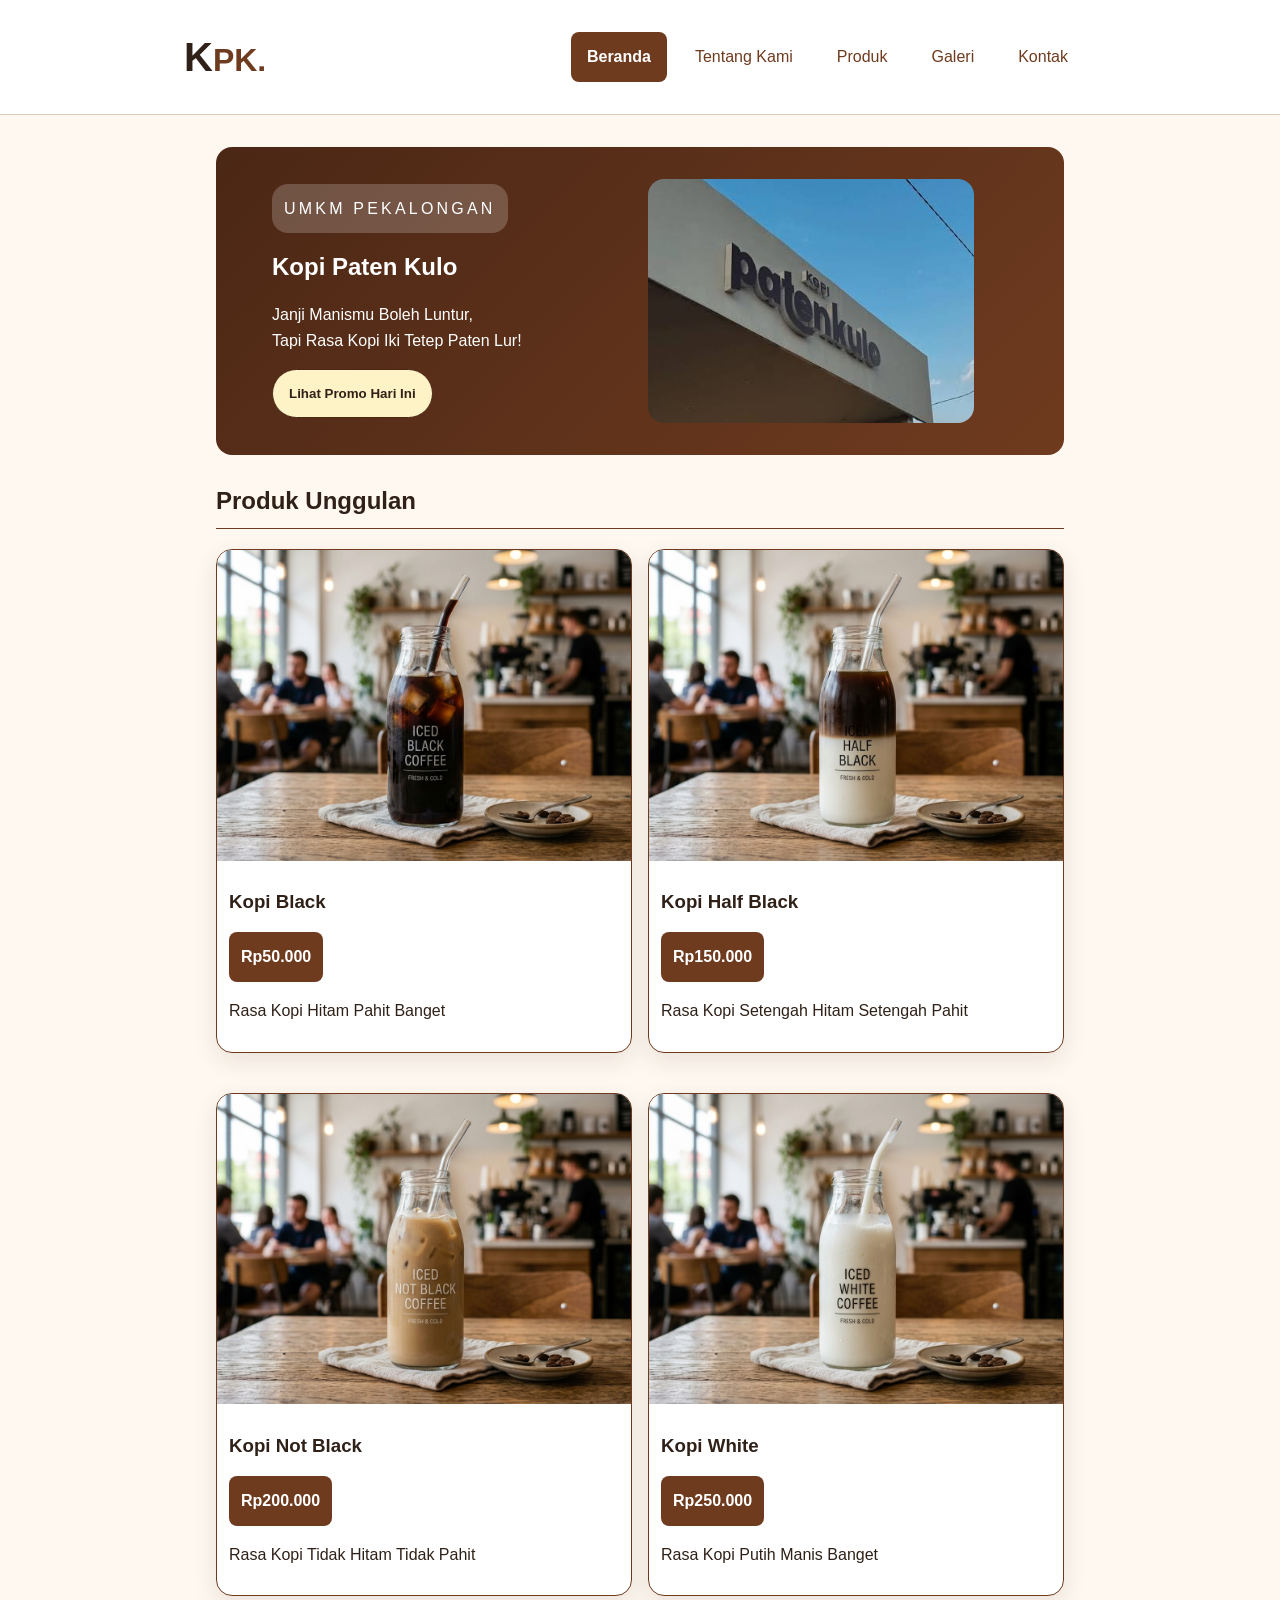
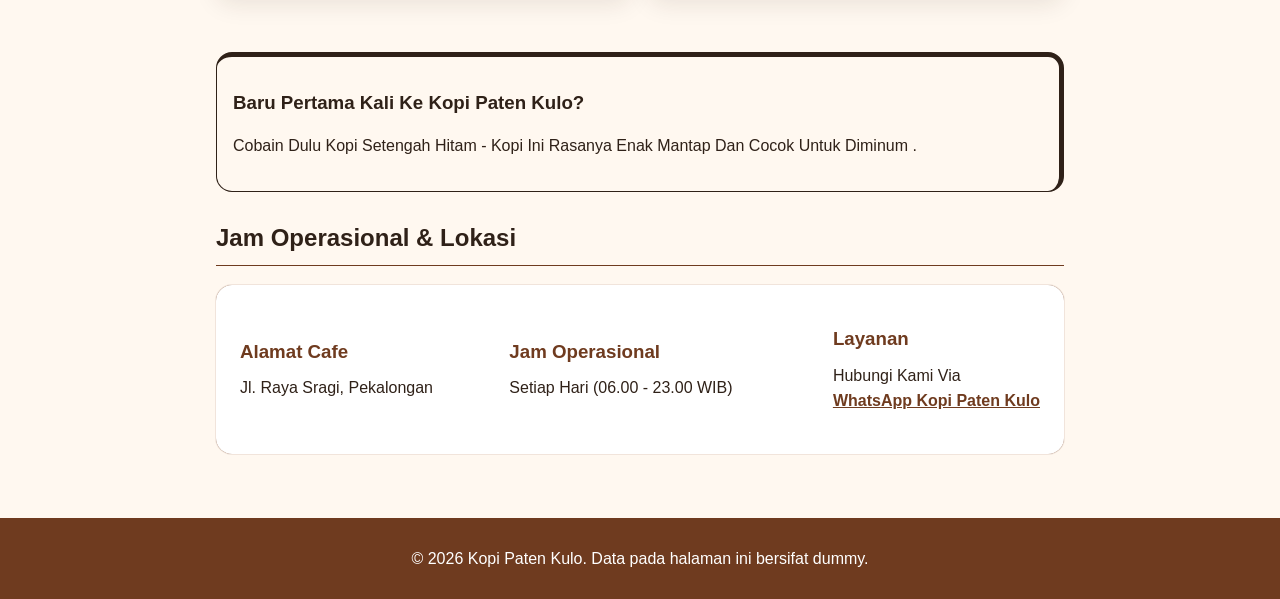
<file: index.html>
<!DOCTYPE html>
<html lang="id">
<head>
    <meta charset="UTF-8">
    <meta name="viewport" content="width=device-width, initial-scale=1.0">
    <title>Kopi Paten Kulo - Website UMKM</title>
    <link rel="stylesheet" href="css/style.css">
</head>
<body id="beranda">
    <a class="skip-link" href="#konten">Lewati ke konten utama</a>
    <header class="site-header">
      <nav class="nav" aria-label="Navigasi utama">
        <a class="brand" href="index.html"><span>K</span>PK.</a>
        <button class="nav-toggle" type="button" aria-label="Buka menu">☰</button>
        <ul id="menu-utama">
          <li><a aria-current="page" href="index.html">Beranda</a></li>
          <li><a href="tentang.html">Tentang Kami</a></li>
          <li><a href="produk.html">Produk</a></li>
          <li><a href="galeri.html">Galeri</a></li>
          <li><a href="kontak.html">Kontak</a></li>
        </ul>
      </nav>
    </header>

    <main class="page" id="konten">
        <section class="hero">
            <div class="hero-content">
            <p class="eyebrow">UMKM Pekalongan</p>
            <h1>Kopi Paten Kulo</h1>
            <p>Janji Manismu Boleh Luntur, <br> Tapi Rasa Kopi Iki Tetep Paten Lur!</p>
            <button id="btn" type="button">Lihat Promo Hari Ini</button>
            </div>
            <img src="assets/images/kopi.jpg" width="640" height="360" alt="Kopi Paten Kulo">
        </section>

<section aria-labelledby="produk-title">
        <h2 id="produk-title">Produk Unggulan</h2>

        <div class="produk-list">
          <figure class="produk-card">
            <img src="assets/images/kopi-hitam.jpg" alt="Kopi Black" />

            <figcaption>
              <h3>Kopi Black</h3>
              <p class="harga">Rp50.000</p>
              <p>Rasa Kopi Hitam Pahit Banget</p>
            </figcaption>
          </figure>

          <figure class="produk-card">
            <img
              src="assets/images/kopi-setengah-hitam.jpg"
              alt="Kopi Half Black"
            />

            <figcaption>
              <h3>Kopi Half Black   </h3>
              <p class="harga">Rp150.000</p>
              <p>Rasa Kopi Setengah Hitam Setengah Pahit</p>
            </figcaption>
          </figure>

          <figure class="produk-card">
            <img src="assets/images/kopi-tidak-hitam.jpg" alt="Kopi Not Black" />

            <figcaption> 
              <h3>Kopi Not Black</h3>
              <p class="harga">Rp200.000</p>
              <p>Rasa Kopi Tidak Hitam Tidak Pahit</p>
            </figcaption>
          </figure>

          <figure class="produk-card">
            <img src="assets/images/kopi-putih.jpg" alt="Kopi White"/>
            <figcaption>
              <h3>Kopi White</h3>
              <p class="harga">Rp250.000</p>
              <p>Rasa Kopi Putih Manis Banget</p>
            </figcaption>
          </figure>
        </div>

</section>

        <aside class="tambahan">
            <h3>Baru Pertama Kali Ke Kopi Paten Kulo?</h3>
            <p>Cobain Dulu Kopi Setengah Hitam - Kopi Ini Rasanya Enak Mantap Dan Cocok Untuk Diminum   .</p>
        </aside>

        <section class="kontak" id="layanan">
            <h2 id="Kontak-title">Jam Operasional & Lokasi</h2>
            <div class="kontak-card">
            <div class="alamat">
                <h3>Alamat Cafe</h3>
                <p>Jl. Raya Sragi, Pekalongan</p>
            </div>
            <div class="jamop">
                <h3>Jam Operasional</h3>
                <p>Setiap Hari (06.00 - 23.00 WIB)</p>
            </div>
            <div class="layanan">
                <h3>Layanan</h3>
                <p>Hubungi Kami Via <br>
                <a href="https://wa.me/6285641363739" target="_blank">
                     WhatsApp Kopi Paten Kulo</a></p>
            </div>
            </div>
        </section>
    </main>
    <footer>
        <p>&copy; 2026 Kopi Paten Kulo. Data pada halaman ini bersifat dummy.</p>
    </footer>
    <script>
      const promoButton = document.querySelector("#btn");
      
      promoButton.addEventListener("click", () => {
        promoButton.textContent = "Promo: Beli 2 gratis 1!";
        console.log("Promo berhasil ditampilkan.");
      });
    </script>
    <script src="js/script.js"></script>
</body>
</html>
</file>
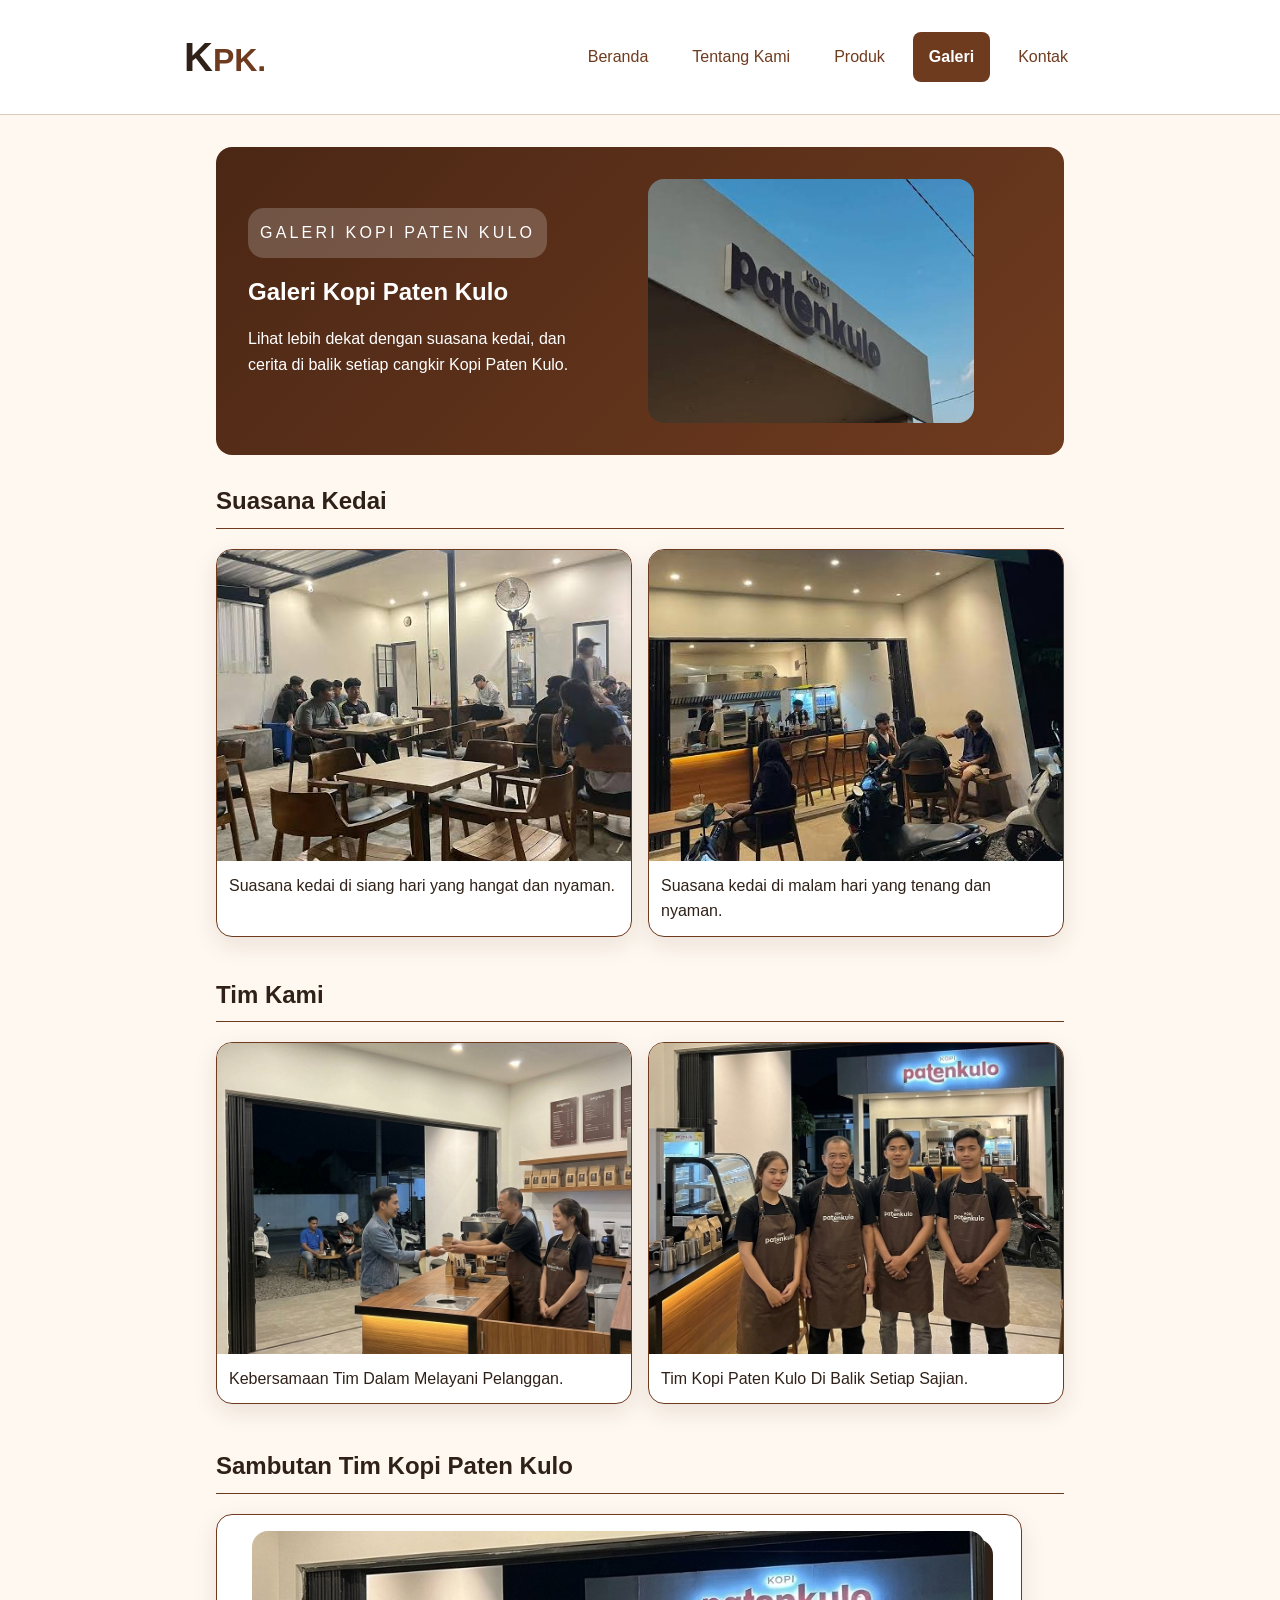
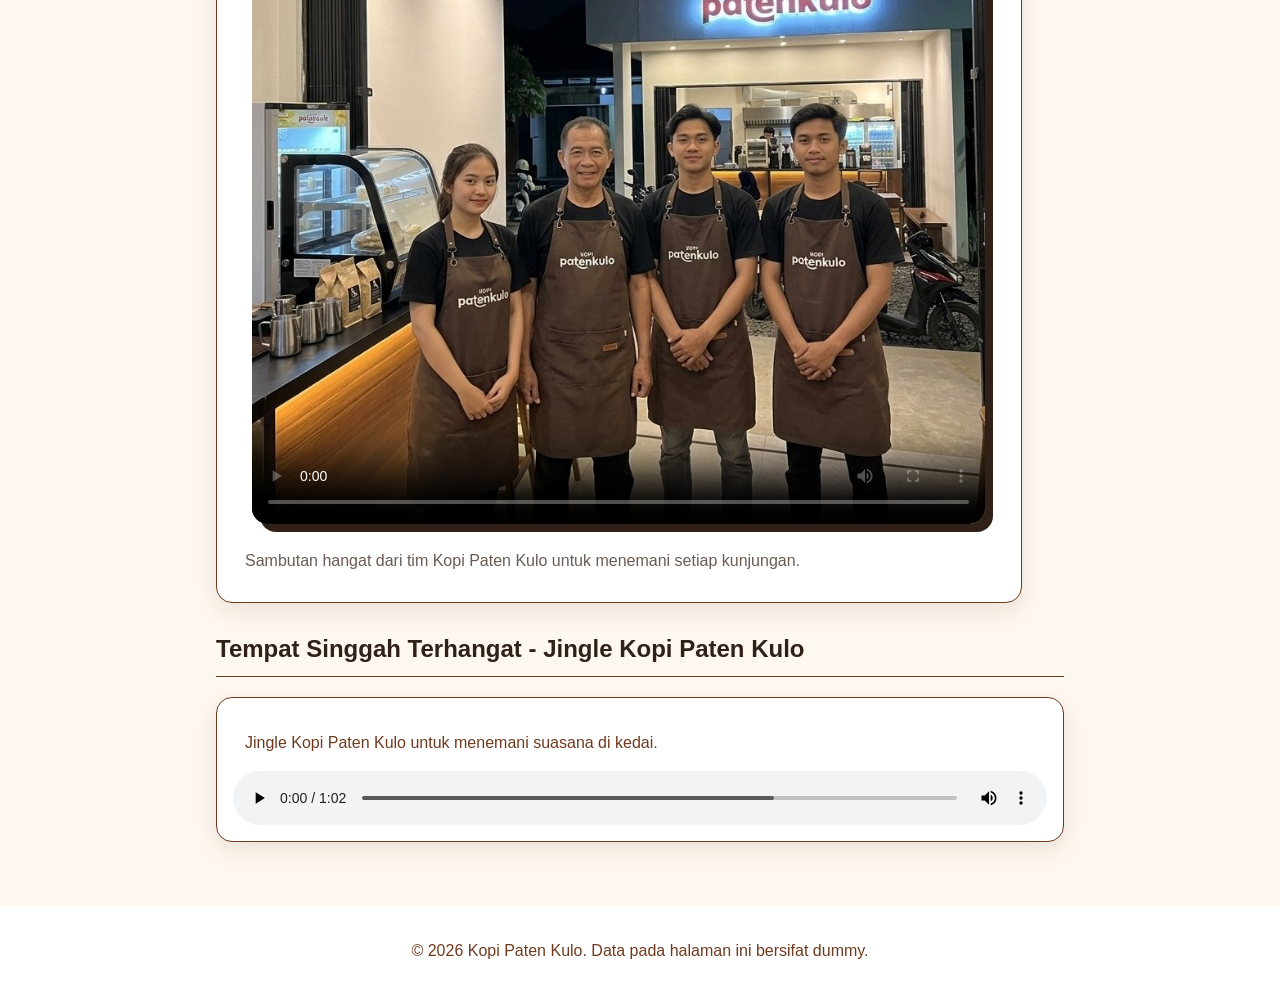
<file: galeri.html>
<!doctype html>
<html lang="id">
  <head>
    <meta charset="utf-8" />
    <meta name="viewport" content="width=device-width, initial-scale=1" />
    <title>Galeri Kopi Paten Kulo - Website UMKM</title>
    <link rel="stylesheet" href="css/style.css" />
  </head>

  <body>
    <a class="skip-link" href="#konten">Lewati ke konten utama</a>

    <header class="site-header">
      <nav class="nav" aria-label="Navigasi utama">
        <a class="brand" href="index.html"><span>K</span>PK.</a>
        <button class="nav-toggle" type="button" aria-label="Buka menu">☰</button>
        <ul id="menu-utama">
          <li><a href="index.html">Beranda</a></li>
          <li><a href="tentang.html">Tentang Kami</a></li>
          <li><a href="produk.html">Produk</a></li>
          <li><a aria-current="page" href="galeri.html">Galeri</a></li>
          <li><a href="kontak.html">Kontak</a></li>
        </ul>
      </nav>
    </header>

    <main id="konten" class="page">

      <!-- Hero -->
      <section class="hero">
        <div class="hero-content-galeri">
          <p class="eyebrow">Galeri Kopi Paten Kulo</p>

          <h1>Galeri Kopi Paten Kulo</h1>

          <p>
            Lihat lebih dekat dengan suasana kedai, dan cerita di
            balik setiap cangkir Kopi Paten Kulo.
          </p>
        </div>

        <img src="assets/images/kopi.jpg" width="640" height="360" alt="Kopi Paten Kulo" />
      </section>

      <!-- Suasana Kedai -->
      <section class="suasana-kedai">
        <h2 id="suasana-title">Suasana Kedai</h2>

        <div class="galery-grid">
          <figure class="produk-card-suasana">
            <img
              src="assets/images/suasana-siang.jpg" width="640" height="360" loading="lazy"
              alt="Suasana kedai pada siang hari"
            />
            <figcaption>
              Suasana kedai di siang hari yang hangat dan nyaman.
            </figcaption>
          </figure>

          <figure class="produk-card-suasana">
            <img
              src="assets/images/suasana-malam.jpg" width="640" height="360" loading="lazy"
              alt="Suasana kedai pada malam hari"
            />
            <figcaption>
              Suasana kedai di malam hari yang tenang dan nyaman.
            </figcaption>
          </figure>
        </div>
      </section>


      <!-- Tim Kami -->
      <section aria-labelledby="tim-title">
        <h2 id="tim-title">Tim Kami</h2>

        <div class="galery-grid">
          <figure class="produk-card-tim">
            <img src="assets/images/tim-pelayanan.jpg" width="640" height="360" loading="lazy" alt="tim Kopi Paten Kulo dalam melayani pelanggan"/>
            <figcaption>
              Kebersamaan Tim Dalam Melayani Pelanggan.
            </figcaption>
          </figure>

          <figure class="produk-card-tim">
            <img src="assets/images/tim-kopi-paten-kulo.jpg" width="640" height="360" loading="lazy" alt="Tim Kopi Paten Kulo"/>
            <figcaption>
              Tim Kopi Paten Kulo Di Balik Setiap Sajian.
            </figcaption>
          </figure>
        </div>
      </section>


      <section aria-labelledby="video-title">
        <h2 id="video-title">Sambutan Tim Kopi Paten Kulo</h2>
        <figure class="video">
          <video controls poster="assets/images/tim-kopi-paten-kulo.jpg" aria-describedby="video-caption">
            <source src="assets/video/sambutan-tim.mp4" type="video/mp4"/>Browser Anda tidak mendukung pemutar video.</video>
            <figcaption id="video-caption"> Sambutan hangat dari tim Kopi Paten Kulo untuk menemani setiap kunjungan.</figcaption>
          </figure>
        </section>
      
      <section aria-labelledby="audio-title">
        <h2 id="audio-title">Tempat Singgah Terhangat - Jingle Kopi Paten Kulo</h2>
        <div class="audio">
          <p id="audio-note">Jingle Kopi Paten Kulo untuk menemani suasana di kedai.</p>
          <audio controls aria-describedby="audio-note" src="assets/audio/Tempat_Singgah_Terhangat.mp3">Browser Anda tidak mendukung pemutar audio.</audio>
        </div>
      </section>

    </main>

    <footer class="site-footer">
      <p>
        &copy; 2026 Kopi Paten Kulo. Data pada halaman ini bersifat dummy.
      </p>
    </footer>
    <script src="js/script.js"></script>
  </body>
</html>
</file>
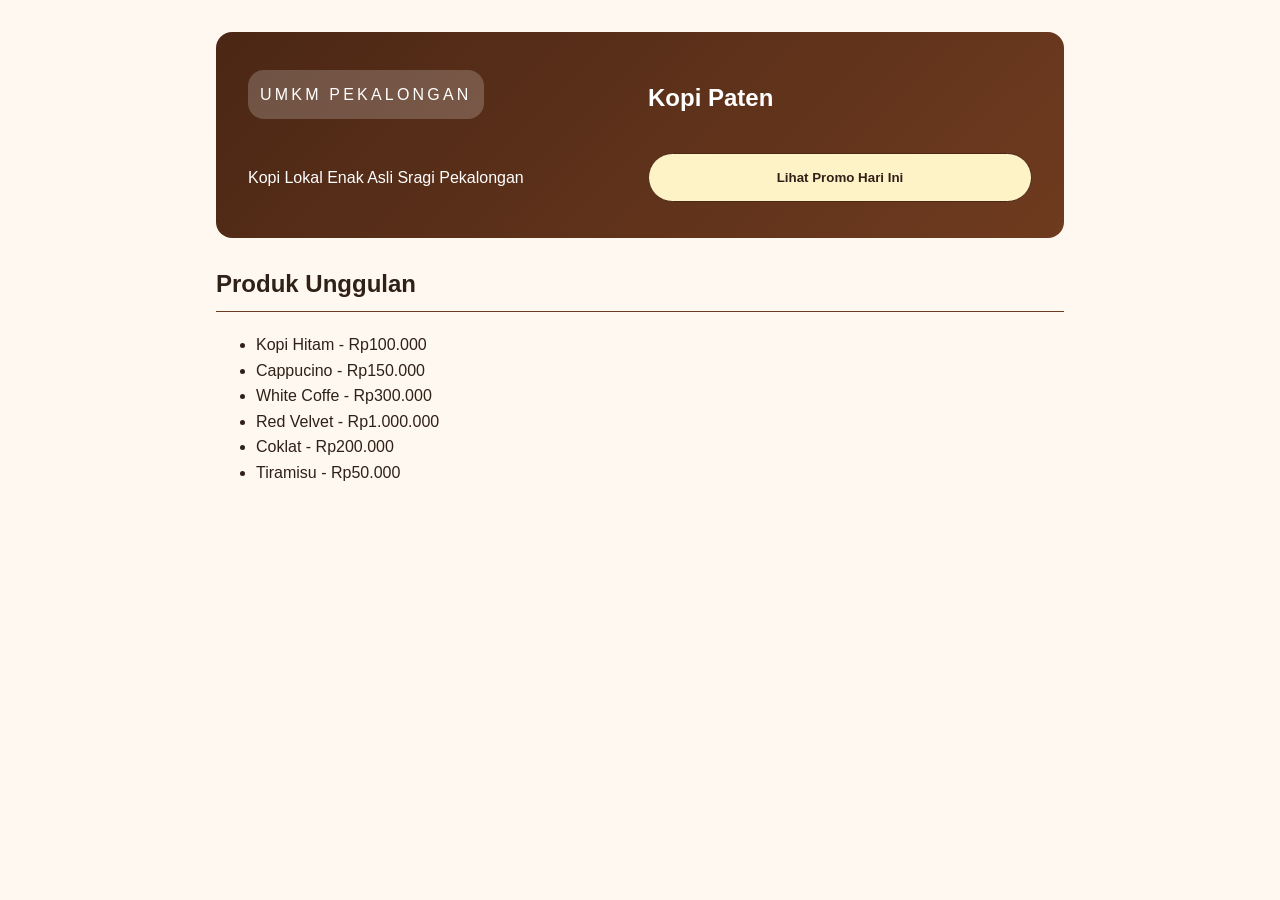
<file: indeks.html>
<!DOCTYPE html>
<html lang="id">
<head>
    <meta charset="UTF-8">
    <meta name="viewport" content="width=device-width, initial-scale=1.0">
    <title>Pemrograman Web 1</title>
    <link rel="stylesheet" href="css/style.css">
</head>
<body>
    <main class="page">
        <section class="hero">
            <p class="eyebrow">UMKM Pekalongan</p>
            <h1>Kopi Paten</h1>
            <p>Kopi Lokal Enak Asli Sragi Pekalongan</p>
            <button id="btn" type="button">Lihat Promo Hari Ini</button>
        </section>

        <section aria-labelledby="produk-title">
            <h2 id="produk-title">Produk Unggulan</h2>
            <ul class="produk">
                <li>Kopi Hitam - Rp100.000</li>
                <li>Cappucino - Rp150.000</li>
                <li>White Coffe - Rp300.000</li>
                <li>Red Velvet - Rp1.000.000</li>
                <li>Coklat - Rp200.000</li>
                <li>Tiramisu - Rp50.000</li>
            </ul>

        </section>
    </main>
    <script src="js/script.js"></script>
</body>
</html>
</file>
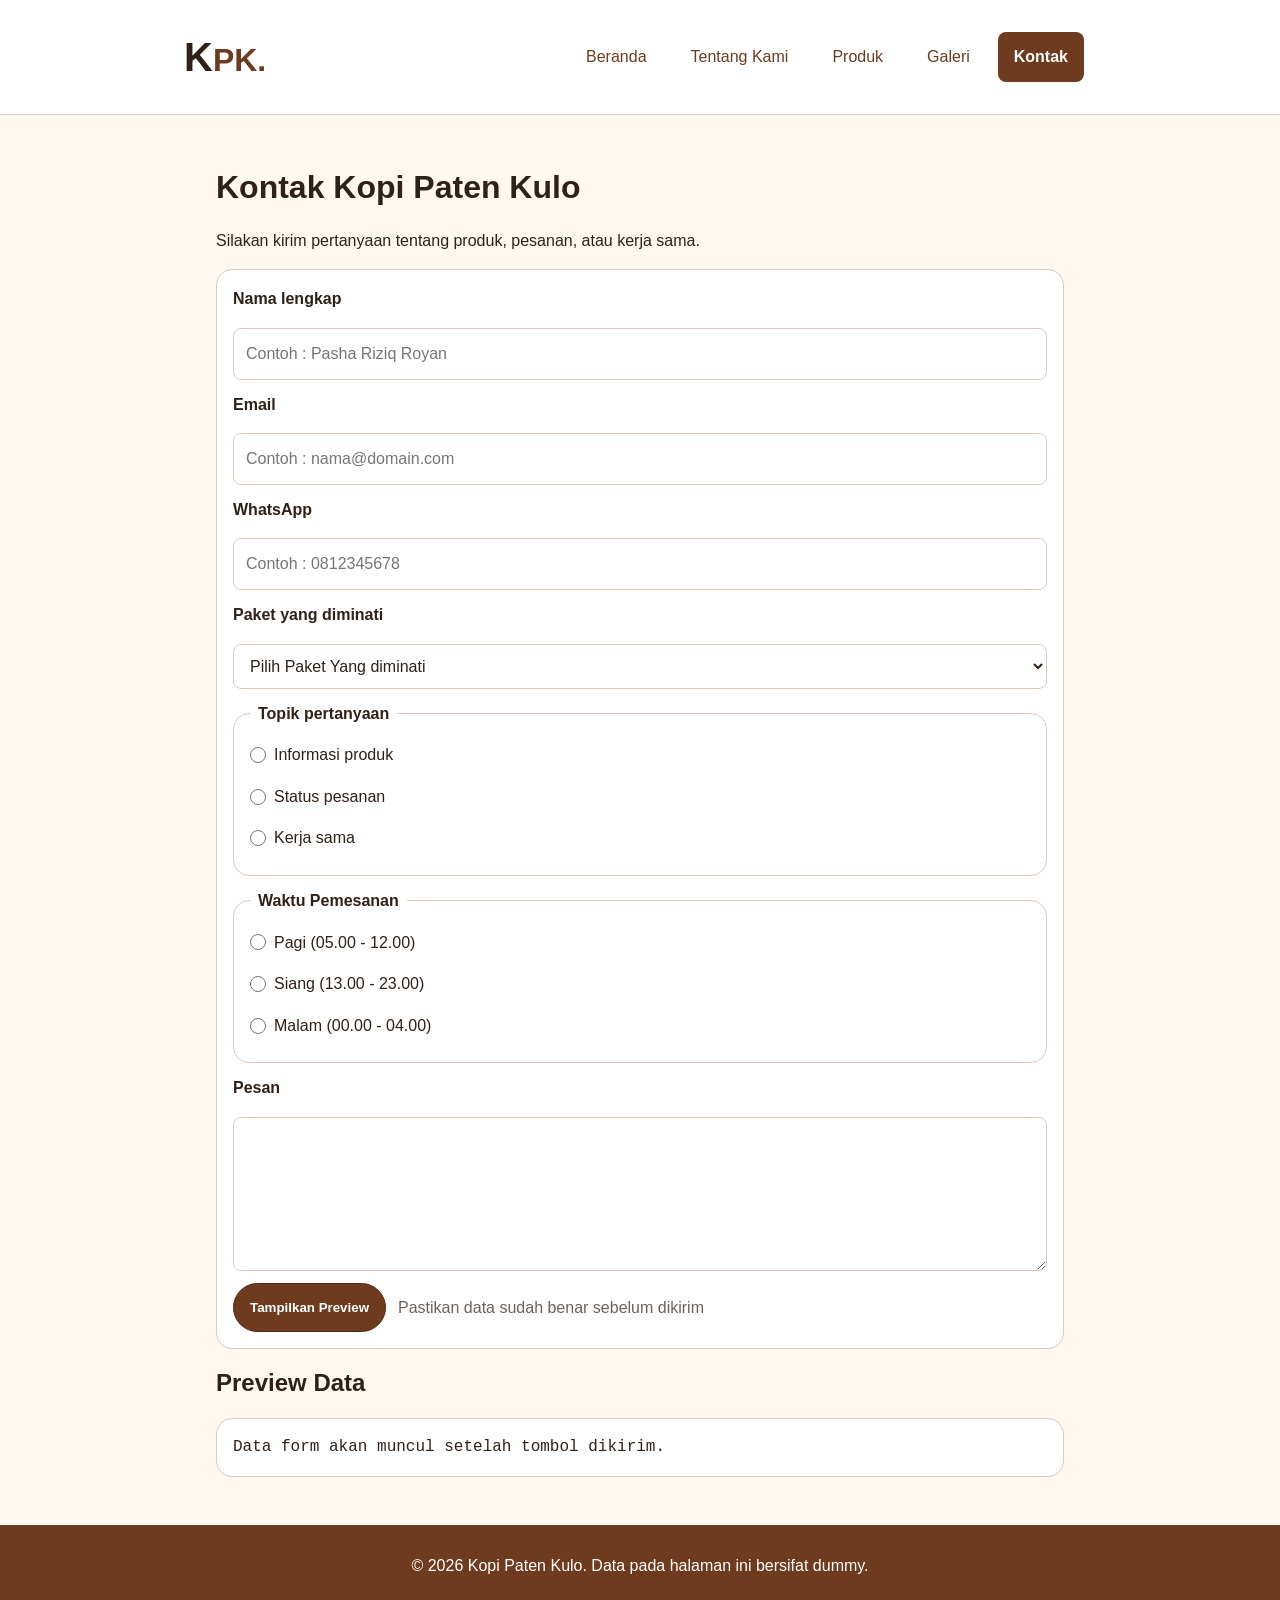
<file: kontak.html>
<!doctype html>
<html lang="id">
  <head>
    <meta charset="utf-8" />
    <meta name="viewport" content="width=device-width, initial-scale=1" />
    <title>Kontak Kopi Paten Kulo - Website UMKM</title>
    <link rel="stylesheet" href="css/style.css" />
  </head>
  <body>
    <a class="skip-link" href="#konten">Lewati ke konten utama</a>
    <header class="site-header">
      <nav class="nav" aria-label="Navigasi utama">
        <a class="brand" href="index.html"><span>K</span>PK.</a>
        <button class="nav-toggle" type="button" aria-label="Buka menu">☰</button>
        <ul id="menu-utama">
          <li><a href="index.html">Beranda</a></li>
          <li><a href="tentang.html">Tentang Kami</a></li>
          <li><a href="produk.html">Produk</a></li>
          <li><a href="galeri.html">Galeri</a></li>
          <li><a aria-current="page" href="kontak.html">Kontak</a></li>
        </ul>
      </nav>
    </header>
    <main id="konten" class="page">
      <h1>Kontak Kopi Paten Kulo</h1>
      <p>Silakan kirim pertanyaan tentang produk, pesanan, atau kerja sama.</p>

      <div class="kontak-box">
        <form id="form-kontak" action="#" method="post">
          <div class="field">
            <label for="nama">Nama lengkap</label>
            <input id="nama" name="nama" type="text" autocomplete="name" required minlength="3" placeholder="Contoh : Pasha Riziq Royan"/>
          </div>

          <div class="field">
            <label for="email">Email</label>
            <input id="email" name="email" type="email" autocomplete="email" required placeholder="Contoh : nama@domain.com"/>
          </div>

          <div class="field">
            <label for="WhatsApp">WhatsApp</label>
            <input id="WhatsApp" name="WhatsApp" type="tel" autocomplete="tel" required placeholder="Contoh : 0812345678"/>
          </div>

          <div class="field">
            <label for="paket">Paket yang diminati</label>
            <select id="paket" name="paket" required>
              <option value="">Pilih Paket Yang diminati</option>
              <option value="dine in">Paket Dine In</option>
              <option value="take away">Paket Take Away</option>
            </select>
          </div>

          <fieldset>
            <legend>Topik pertanyaan</legend>
            <div class="field field-checkbox">
              <input type="radio" id="topik-produk" name="topik" value="produk" required />
              <label for="topik-produk">Informasi produk</label>
            </div>
            <div class="field field-checkbox">
              <input type="radio" id="topik-pesanan" name="topik" value="pesanan" />
              <label for="topik-pesanan">Status pesanan</label>
            </div>
            <div class="field field-checkbox">
              <input type="radio" id="topik-kerjasama" name="topik" value="kerja-sama" />
              <label for="topik-kerjasama">Kerja sama</label>
            </div>
          </fieldset>

          <fieldset>
            <legend>Waktu Pemesanan</legend>
            <div class="field field-checkbox">
              <input type="radio" id="waktu-pagi" name="waktu" value="Pagi" required />
              <label for="waktu-pagi">Pagi (05.00 - 12.00)</label>
            </div>
            <div class="field field-checkbox">
              <input type="radio" id="waktu-siang" name="waktu" value="Siang" />
              <label for="waktu-siang">Siang (13.00 - 23.00)</label>
            </div>
            <div class="field field-checkbox">
              <input type="radio" id="waktu-malam" name="waktu" value="Malam" />
              <label for="waktu-malam">Malam (00.00 - 04.00)</label>
            </div>
          </fieldset>

          <div class="field">
            <label for="pesan">Pesan</label>
            <textarea id="pesan" name="pesan" rows="5" required></textarea>
          </div>
          
          <div class="prev">
            <button type="submit">Tampilkan Preview</button>
            <p>Pastikan data sudah benar sebelum dikirim</p>
          </div>
        </form>
        <p id="preview-demo" aria-live="polite"></p>
      </div>

      <section aria-labelledby="preview-title">
        <h2 id="preview-title">Preview Data</h2>
        <pre id="preview-form" aria-live="polite">Data form akan muncul setelah tombol dikirim.</pre>
      </section>
    </main>
    <footer>
        <p>&copy; 2026 Kopi Paten Kulo. Data pada halaman ini bersifat dummy.</p>
    </footer>
    <script src="js/form.js"></script>
    <script src="js/script.js"></script>
  </body>
</html>
</file>
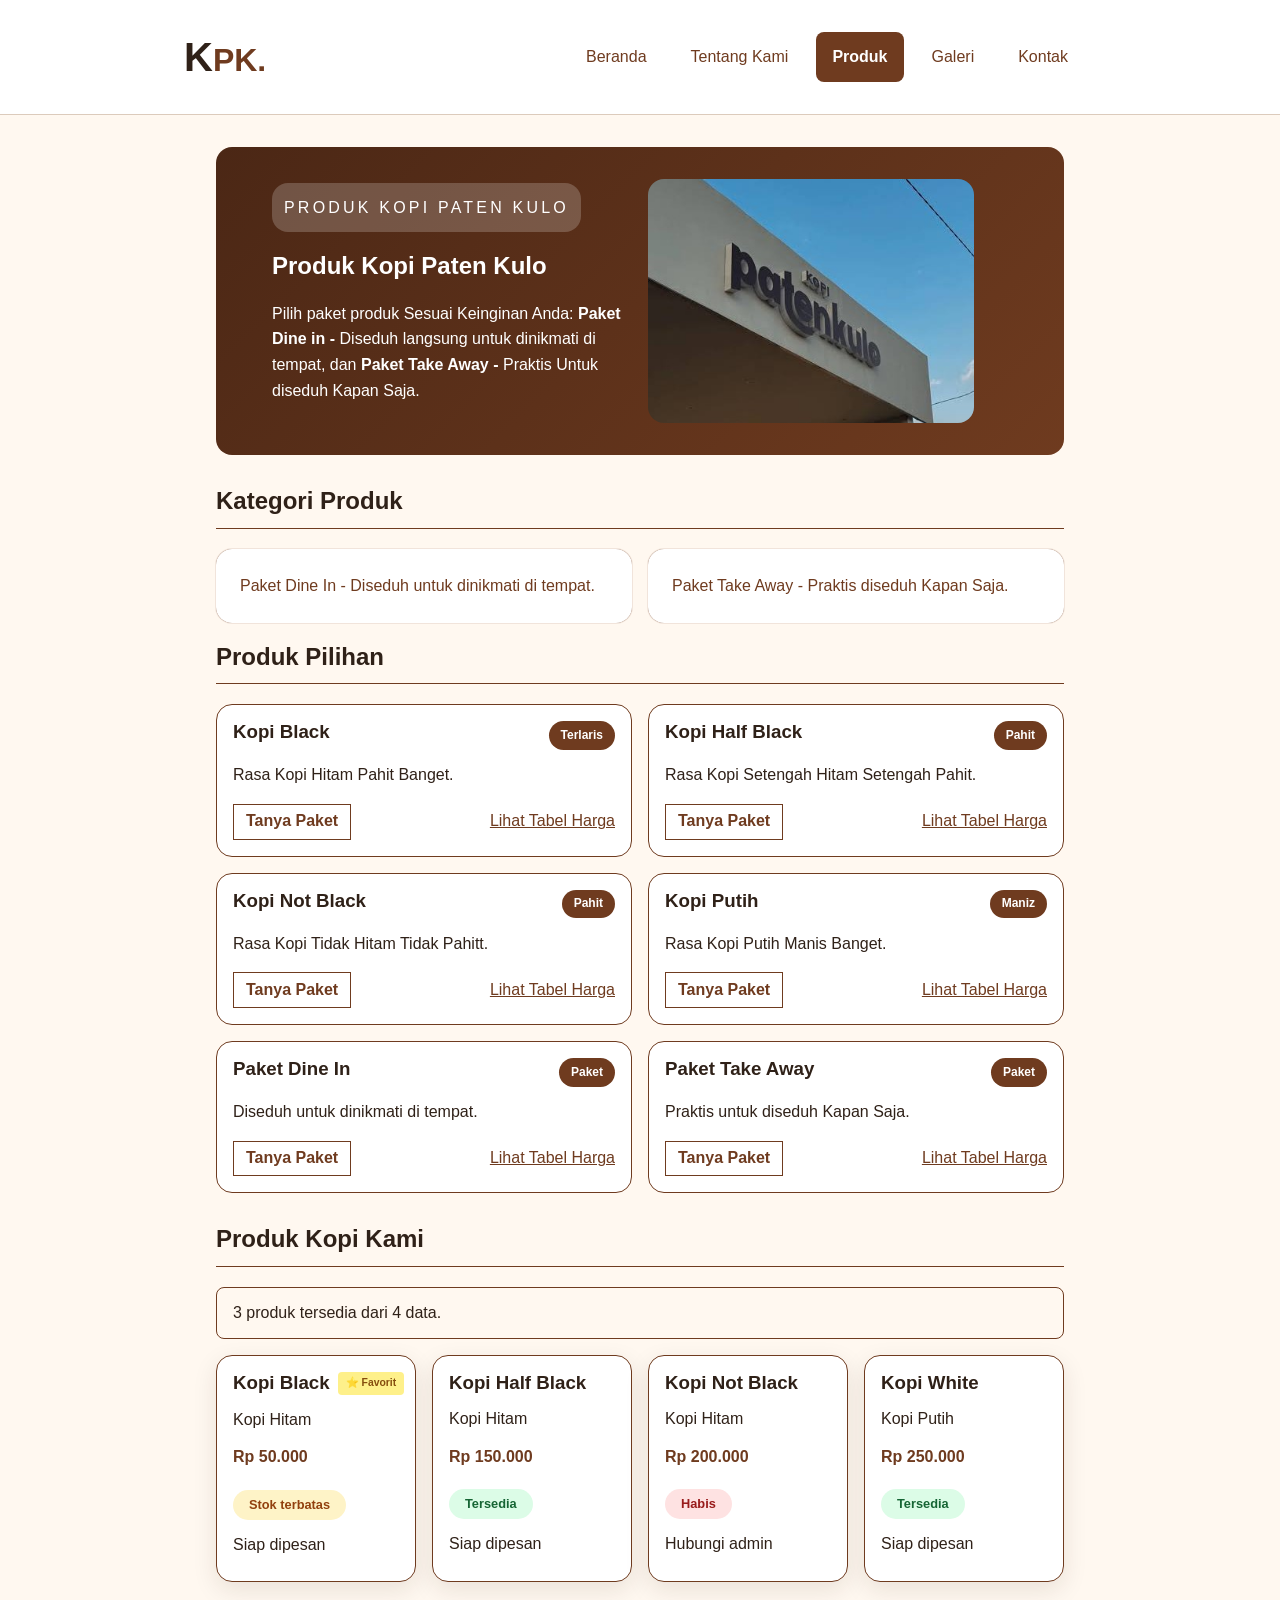
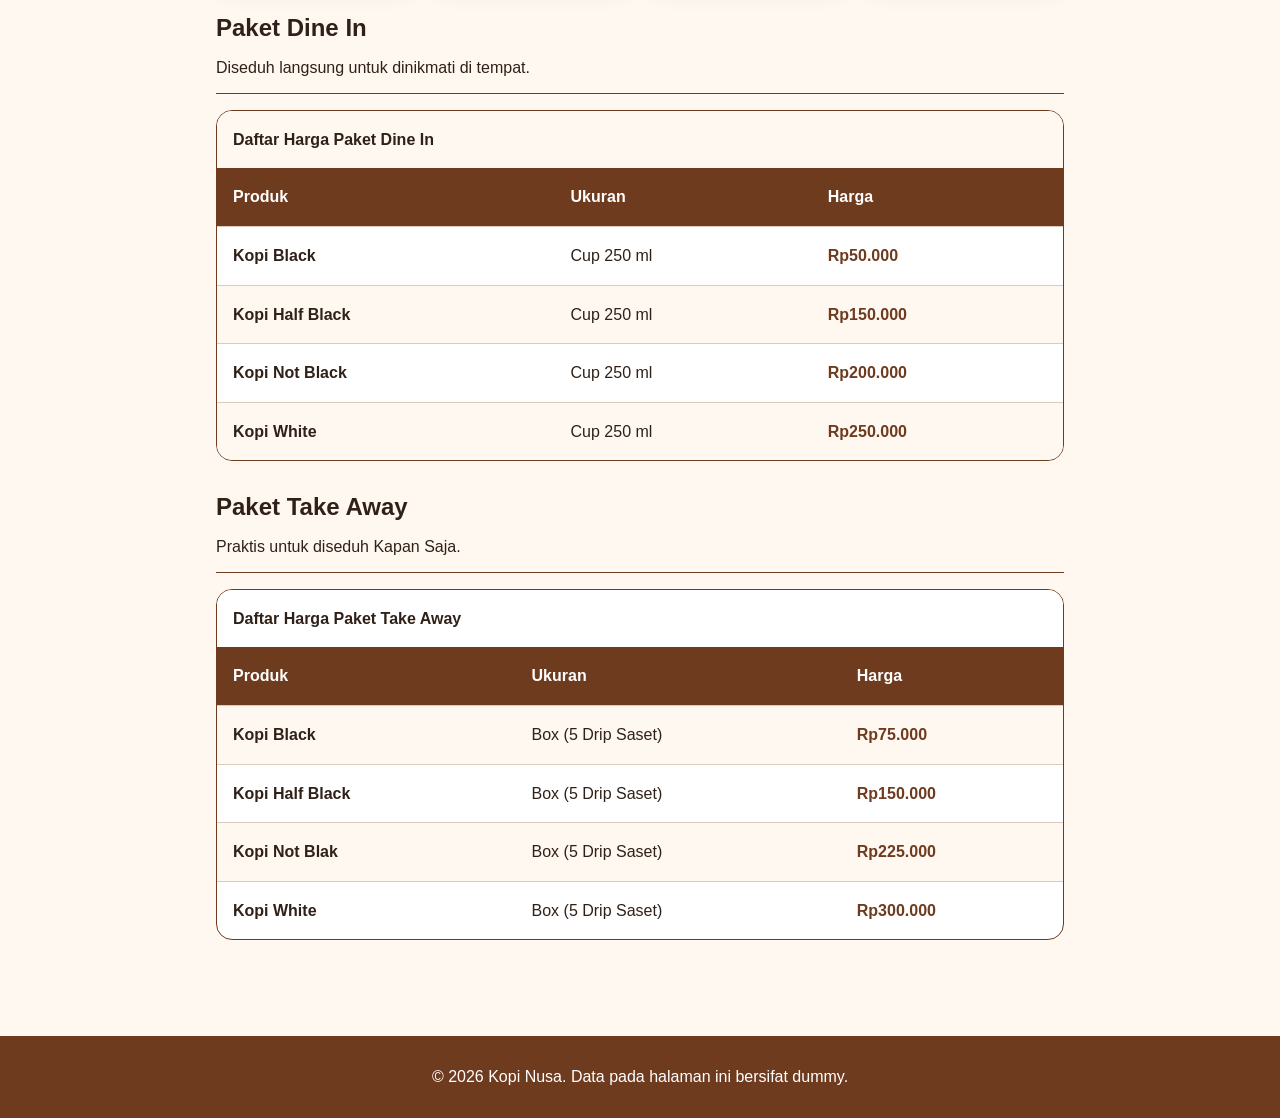
<file: produk.html>
<!doctype html>
<html lang="id">
  <head>
    <meta charset="utf-8" />
    <meta name="viewport" content="width=device-width, initial-scale=1" />
    <title>Produk Kopi Paten Kulo - Website UMKM</title>
    <link rel="stylesheet" href="css/style.css" />
  </head>

  <body>
    <a class="skip-link" href="#konten">Lewati ke konten utama</a>

    <header class="site-header">
      <nav class="nav" aria-label="Navigasi utama">
        <a class="brand" href="index.html"><span>K</span>PK.</a>
        <button class="nav-toggle" type="button" aria-label="Buka menu">☰</button>
        <ul id="menu-utama">
          <li><a href="index.html">Beranda</a></li>
          <li><a href="tentang.html">Tentang Kami</a></li>
          <li>
            <a aria-current="page" href="produk.html">Produk</a>
          </li>
          <li><a href="galeri.html">Galeri</a></li>
          <li><a href="kontak.html">Kontak</a></li>
        </ul>
      </nav>
    </header>

    <main id="konten" class="page">
      <section class="hero">

        <div class="hero-content-produk">
          <p class="eyebrow">Produk Kopi Paten Kulo</p>
          <h1>Produk Kopi Paten Kulo</h1>
          <p>
            Pilih paket produk Sesuai Keinginan Anda:
            <span>Paket Dine in - </span> Diseduh langsung untuk dinikmati di tempat, dan
            <span>Paket Take Away - </span> Praktis Untuk diseduh Kapan Saja.
          </p>
        </div>
        <img src="assets/images/kopi.jpg" width="640" height="360" alt="" />
      </section>

      <section class="kategori">
        <h2 class="kategori-title">Kategori Produk</h2>

        <div class="kategori-produk">
          <p>Paket Dine In - Diseduh untuk dinikmati di tempat.</p>
          <p>Paket Take Away - Praktis diseduh Kapan Saja.</p>
        </div>
      </section>

<h2 class="kategori-title">Produk Pilihan</h2>
<section id="catalog" class="catalog layout-grid" aria-label="Produk kopi">
    <article class="product-paket">
      <span class="badge">Terlaris</span>
      <h3>Kopi Black</h3>
      <p>Rasa Kopi Hitam Pahit Banget.</p>
      <div class="card-actions">
        <a class="card-btn" href="kontak.html"><strong>Tanya Paket</strong></a>
        <a href="#tabel">Lihat Tabel Harga</a>
      </div>
    </article>
    
    <article class="product-paket">
      <span class="badge">Pahit</span>
      <h3>Kopi Half Black</h3>
      <p>Rasa Kopi Setengah Hitam Setengah Pahit.</p>
      <div class="card-actions">
        <a class="card-btn" href="kontak.html"><strong>Tanya Paket</strong></a>
        <a href="#tabel">Lihat Tabel Harga</a>
      </div>
    </article>
    <article class="product-paket">
      <span class="badge">Pahit</span>
      <h3>Kopi Not Black</h3>
      <p>Rasa Kopi Tidak Hitam Tidak Pahitt.</p>
      <div class="card-actions">
        <a class="card-btn" href="kontak.html"><strong>Tanya Paket</strong></a>
        <a href="#tabel">Lihat Tabel Harga</a>
      </div>
    </article>
    <article class="product-paket">
      <span class="badge">Maniz</span>
      <h3>Kopi Putih</h3>
      <p>Rasa Kopi Putih Manis Banget.</p>
      <div class="card-actions">
        <a class="card-btn" href="kontak.html"><strong>Tanya Paket</strong></a>
        <a href="#tabel">Lihat Tabel Harga</a>
      </div>
    </article>
    <article class="product-paket">
      <span class="badge">Paket</span>
      <h3>Paket Dine In</h3>
      <p>Diseduh untuk dinikmati di tempat.</p>
      <div class="card-actions">
        <a class="card-btn" href="kontak.html"><strong>Tanya Paket</strong></a>
        <a href="#tabel">Lihat Tabel Harga</a>
      </div>
    </article>
    <article class="product-paket">
      <span class="badge">Paket</span>
      <h3>Paket Take Away</h3>
      <p>Praktis untuk diseduh Kapan Saja.</p>
      <div class="card-actions">
        <a class="card-btn" href="kontak.html"><strong>Tanya Paket</strong></a>
        <a href="#tabel">Lihat Tabel Harga</a>
      </div>
    </article>
  </section>

  <section class="section" aria-labelledby="produk-dinamis-title">
  <div class="section-header">
    <h2 id="produk-dinamis-title">Produk Kopi Kami</h2>
    <p id="produk-ringkasan">Data produk akan dimuat melalui JavaScript.</p>
  </div>
  <div id="produk-dinamis" class="js-product-grid"></div>
</section>

      <section aria-labelledby="harga-title">
        <div class="header-harga">
          <h2 id="harga-minuman-title">Paket Dine In</h2>
          <p>Diseduh langsung untuk dinikmati di tempat.</p>
        </div>

        <div class="table-scroll" role="region" aria-labelledby="daftar-harga-caption" tabindex="0">
        <div class="tabel" id="tabel">
          <table>
            <caption>Daftar Harga Paket Dine In</caption>
            <thead>
              <tr class="title">
                <th scope="col">Produk</th>
                <th scope="col">Ukuran</th>
                <th scope="col">Harga</th>
              </tr>
            </thead>
            <tbody>
              <tr>
                <th scope="row">Kopi Black</th>
                <td>Cup 250 ml</td>
                <td>Rp50.000</td>
              </tr>
              <tr class="half-black">
                <th scope="row">Kopi Half Black</th>
                <td>Cup 250 ml</td>
                <td>Rp150.000</td>
              </tr>
              <tr>
                <th scope="row">Kopi Not Black</th>
                <td>Cup 250 ml</td>
                <td>Rp200.000</td>
              </tr>
              <tr class="white">
                <th scope="row">Kopi White</th>
                <td>Cup 250 ml</td>
                <td>Rp250.000</td>
              </tr>
            </tbody>
          </table>
        </div>
        </div>

        <div class="header-harga">
          <h2 id="harga-cemilan-title">Paket Take Away</h2>
          <p>Praktis untuk diseduh Kapan Saja.</p>
        </div>

        <div class="table-scroll" role="region" aria-labelledby="daftar-harga-caption" tabindex="0">
        <div class="tabel">
          <table>
            <caption class="caption-box">Daftar Harga Paket Take Away</caption>

            <thead>
              <tr class="title">
                <th scope="col">Produk</th>
                <th scope="col">Ukuran</th>
                <th scope="col">Harga</th>
              </tr>
            </thead>

            <tbody>
              <tr class="black">
                <th scope="row">Kopi Black</th>
                <td>Box (5 Drip Saset)</td>
                <td>Rp75.000</td>
              </tr>

              <tr>
                <th scope="row">Kopi Half Black</th>
                <td>Box (5 Drip Saset)</td>
                <td>Rp150.000</td>
              </tr>

              <tr class="not-black">
                <th scope="row">Kopi Not Blak
                </th>
                <td>Box (5 Drip Saset)</td>
                <td>Rp225.000</td>
              </tr>

              <tr>
                <th scope="row">Kopi White</th>
                <td>Box (5 Drip Saset)</td>
                <td>Rp300.000</td>
              </tr>
            </tbody>
          </table>
        </div>
        </div>
      </section>

    </main>
    <footer>
      <p>
        &copy; 2026 Kopi Nusa. Data pada halaman ini bersifat dummy.
      </p>
    </footer>
    <script src="js/app.js" defer></script>
    <script src="js/script.js"></script>
  </body>
</html>
</file>
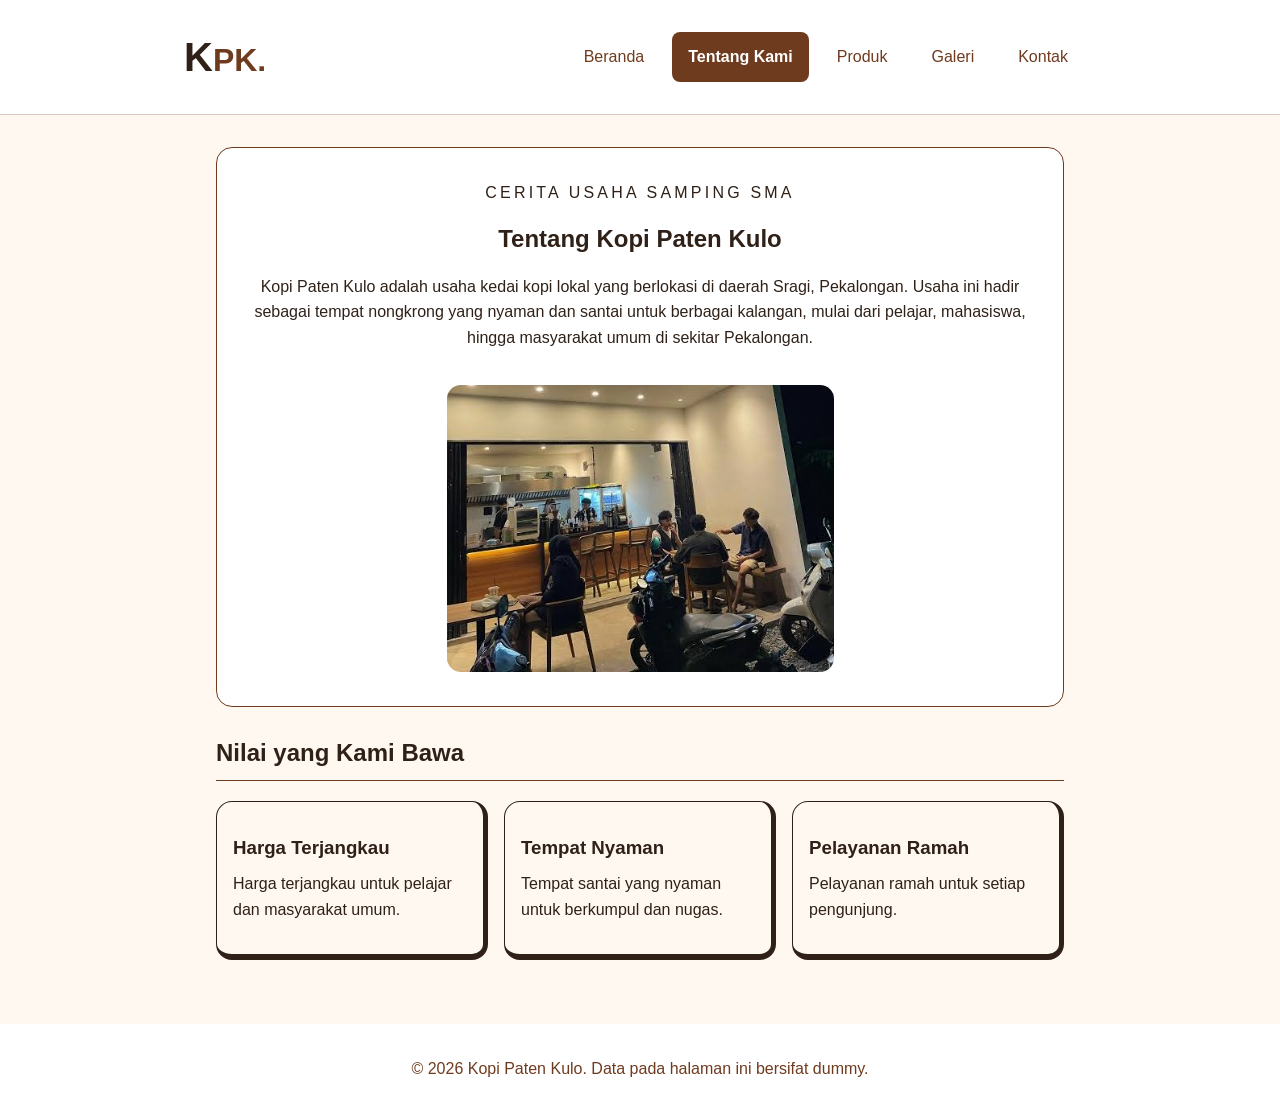
<file: tentang.html>
<!doctype html>
  <html lang="id">
    <head>
      <meta charset="utf-8" />
      <meta name="viewport" content="width=device-width, initial-scale=1" />
      <title>Tentang Kopi Kopi Paten Kulo - Website UMKM</title>
      <link rel="stylesheet" href="css/style.css" />
    </head>
    <body>
      <a class="skip-link" href="#konten">Lewati ke konten utama</a>
    <header class="site-header">
      <nav class="nav" aria-label="Navigasi utama">
        <a class="brand" href="index.html"><span>K</span>PK.</a>
        <button class="nav-toggle" type="button" aria-label="Buka menu">☰</button>
        <ul id="menu-utama">
          <li><a href="index.html">Beranda</a></li>
          <li><a aria-current="page" href="tentang.html">Tentang Kami</a></li>
          <li><a href="produk.html">Produk</a></li>
          <li><a href="galeri.html">Galeri</a></li>
          <li><a href="kontak.html">Kontak</a></li>
        </ul>
      </nav>
    </header>

      <main id="konten" class="page">
        <section aria-labelledby="tentang-title">
          <p class="eyebrow-tentang">Cerita Usaha Samping SMA</p>
          <h1 id="tentang-title">Tentang Kopi Paten Kulo</h1>
          <p class="desc">Kopi Paten Kulo adalah usaha kedai kopi lokal yang berlokasi di daerah Sragi, Pekalongan. Usaha ini hadir sebagai tempat nongkrong yang nyaman dan santai untuk berbagai kalangan, mulai dari pelajar, mahasiswa, hingga masyarakat umum di sekitar Pekalongan.</p>
          <img class="tentang-img" src="assets/images/images (1).jpg" width="640" height="360" alt="tentang kopi paten kulo" />
        </section>

        <section aria-labelledby="nilai-title">
          <h2 id="nilai-title">Nilai yang Kami Bawa</h2>
          <div class="box-nilai">
        <div class="nilai-card">
        <h3>Harga Terjangkau</h3>
        <p>Harga terjangkau untuk pelajar dan masyarakat umum.</p>
      </div>
      <div class="nilai-card">
        <h3>Tempat Nyaman</h3>
        <p>Tempat santai yang nyaman untuk berkumpul dan nugas.</p>
      </div>
      <div class="nilai-card">
        <h3>Pelayanan Ramah</h3>
        <p>Pelayanan ramah untuk setiap pengunjung.</p>
      </div>
      </div>
        </section>

      </main>
      <footer class="site-footer">
        <p>&copy; 2026 Kopi Paten Kulo. Data pada halaman ini bersifat dummy.</p>
      </footer>
      <script src="js/script.js"></script>
    </body>
  </html>
</file>
<file: css/style.css>
/* =================================================
   1. ROOT & GLOBAL
   ================================================= */
:root {
  /* Warna */
  --color-primary: #6f3b1f;
  --color-primary-strong: #4b2715;
  --color-text: #2f2118;
  --color-muted: #6b5b52;
  --color-surface: #ffffff;
  --color-surface-soft: #fff8f0;
  --color-border: #dccbbc;
  --color-focus: #1d4ed8;
  --color-success: #28a745;

  /* Spacing */
  --space-1: 0.5rem;
  --space-2: 0.75rem;
  --space-3: 1rem;
  --space-4: 1.5rem;
  --space-5: 2rem;

  /* Radius */
  --radius-sm: 0.5rem;
  --radius-md: 1rem;
  --radius-btn: 2rem;

  /* Shadow */
  --shadow-card: 0 0.5rem 1.5rem rgb(47 33 24 / 0.1);

  /* Hover */
  --hover: #8d5a3b4f;
  --hover-strong: #4c2511;
}

*,
*::before,
*::after {
  box-sizing: border-box;
}

html {
  max-width: 100%;
  overflow-wrap: break-word;
}

body {
  margin: 0;
  color: var(--color-text);
  background: var(--color-surface-soft);
  font-family: Arial, sans-serif;
  font-size: 1rem;
  line-height: 1.6;
}

img {
  display: block;
  max-width: 100%;
  height: auto;
}

figure {
  min-width: 0;
  margin: 0 0 var(--space-4);
}

figcaption {
  padding: var(--space-2);
}

h1,
h2,
h3 {
  line-height: 1.2;
  text-wrap: balance;
}

a:focus-visible,
button:focus-visible,
.table-scroll:focus-visible {
  outline: 3px solid var(--color-focus);
  outline-offset: 3px;
}

.skip-link {
  position: absolute;
  left: -9999px;
  padding: var(--space-1);
  color: var(--color-surface);
  background: var(--color-primary);
  border-radius: var(--radius-sm);
}

.skip-link:focus {
  top: var(--space-1);
  left: var(--space-1);
  z-index: 1000;
}

/* =================================================
   2. NAVBAR
   ================================================= */
.nav,
.page {
  width: 100%;
  max-width: 57rem;
  margin: 0 auto;
}

.site-header {
  padding: var(--space-3);
  background: var(--color-surface);
  border-bottom: 1px solid var(--color-border);
}

.nav {
  display: flex;
  flex-wrap: wrap;
  align-items: center;
  justify-content: space-between;
  gap: var(--space-2);
}

.brand {
  display: inline-block;
  color: var(--color-primary);
  font-size: 2rem;
  font-weight: 800;
  text-decoration: none;
}

.brand span {
  color: var(--color-text);
  font-size: 2.5rem;
}

/* .nav ul {
  display: flex;
  flex-wrap: wrap;
  align-items: center;
  gap: var(--space-1);
  margin: 0;
  padding: 0;
  list-style: none;
} */

.nav li {
  display: flex;
  align-items: center;
  margin-right: var(--space-2);
}

.nav li a {
  display: inline-block;
  padding: var(--space-2) var(--space-3);
  color: var(--color-primary);
  font-weight: 500;
  text-decoration: none;
  border-radius: var(--radius-sm);
  transition: all 0.3s ease;
}

.nav li a:hover {
  text-decoration: underline;
  background: var(--hover);
}

/* Halaman aktif (ditaruh setelah :hover agar tetap menang saat di-hover) */
.nav li a[aria-current="page"] {
  color: var(--color-surface);
  font-weight: 750;
  text-decoration: none;
  background: var(--color-primary);
}

/* =================================================
   3. HERO
   ================================================= */
.page {
  padding: var(--space-3);
}

.hero {
  display: grid;
  grid-template-columns: 1fr;
  align-items: center;
  justify-content: center;
  gap: var(--space-3);
  width: 100%;
  min-width: 0;
  padding: var(--space-4);
  color: var(--color-surface);
  background: linear-gradient(
    135deg,
    var(--color-primary-strong),
    var(--color-primary)
  );
  border-radius: var(--radius-md);
}

.hero img {
  width: 100%;
  aspect-ratio: 4 / 3;
  object-fit: cover;
  border-radius: var(--radius-md);
}

.hero-content,
.hero-content-produk {
  min-width: 0;
}

.hero-content-produk span {
  color: var(--color-surface);
  font-weight: 700;
}

.eyebrow,
.eyebrow-tentang {
  margin: 0 0 var(--space-1);
  letter-spacing: 0.2em;
  text-transform: uppercase;
}

.eyebrow {
  width: fit-content;
  max-width: 100%;
  padding: var(--space-2);
  background: rgb(255 255 255 / 0.2);
  border-radius: var(--radius-md);
}

/* =================================================
   4. TOMBOL
   ================================================= */
.button,
button {
  max-width: 100%;
  padding: var(--space-3);
  color: var(--color-surface);
  font-weight: 700;
  cursor: pointer;
  background: var(--color-primary);
  border: 1px solid var(--color-primary-strong);
  border-radius: var(--radius-btn);
  transition: all 0.3s ease;
}

.button:hover,
button:hover {
  background: var(--hover-strong);
}

.hero button {
  color: var(--color-text);
  background: #fef3c7;
}

.hero button:hover {
  background: #fde68a;
}

/* =================================================
   5. KARTU & GRID (dipakai bersama)
   ================================================= */

/* Grid */
.produk-list,
.layout-grid,
.galery-grid {
  display: grid;
  grid-template-columns: 1fr;
  gap: var(--space-3);
}

.produk-list {
  align-items: stretch;
  margin-bottom: var(--space-5);
}

/* Dasar semua kartu */
.produk-card,
.produk-card-tim,
.produk-card-suasana,
.product-paket,
.audio,
.video,
.tabel,
[aria-labelledby="tentang-title"] {
  min-width: 0;
  background: var(--color-surface);
  border: 1px solid var(--color-primary);
  border-radius: var(--radius-md);
}

/* Kartu dengan bayangan */
.produk-card,
.produk-card-tim,
.produk-card-suasana,
.audio,
.video {
  box-shadow: var(--shadow-card);
}

/* Kartu dengan gambar yang dipotong rapi */
.produk-card,
.produk-card-tim,
.produk-card-suasana,
.tabel {
  overflow: hidden;
}

/* Gambar kartu produk, tim, dan suasana (tinggi mengikuti rasio, bukan tinggi tetap) */
.produk-card img,
.produk-card-tim img,
.produk-card-suasana img {
  width: 100%;
  aspect-ratio: 4 / 3;
  object-fit: cover;
}

.harga {
  width: fit-content;
  max-width: 100%;
  margin-top: 0;
  padding: var(--space-2);
  color: var(--color-surface);
  font-weight: bold;
  background: var(--color-primary);
  border-radius: var(--radius-sm);
}

/* Paket pilihan */
.product-paket {
  position: relative;
  display: flex;
  flex-direction: column;
  padding: var(--space-3);
}

.product-paket h2,
.product-paket h3 {
  margin-top: 0;
  padding-inline-end: 4.5rem; /* ruang untuk badge */
}

.product-paket p {
  margin-top: 0;
}

.product-paket img {
  width: 100%;
  aspect-ratio: 4 / 3;
  object-fit: cover;
  border-radius: var(--radius-sm);
}

.badge {
  position: absolute;
  inset-block-start: var(--space-3);
  inset-inline-end: var(--space-3);
  max-width: calc(100% - 1.5rem);
  padding: 0.3rem var(--space-2);
  color: var(--color-surface);
  font-size: 0.75rem;
  font-weight: 800;
  background: var(--color-primary);
  border-radius: var(--radius-btn);
}

.card-actions {
  display: flex;
  flex-wrap: nowrap;
  align-items: center;
  justify-content: space-between;
  gap: var(--space-1);
  margin-top: auto;
}

.card-actions a {
  color: var(--color-primary);
  font-size: var(--space-3);
  line-height: 1.3;
}

.card-actions a:not(.card-btn) {
  text-align: right;
}

.card-btn {
  flex-shrink: 0;
  padding: 0.4rem 0.75rem;
  font: inherit;
  font-size: var(--space-3);
  text-decoration: none;
  white-space: nowrap;
  cursor: pointer;
  background: var(--color-surface);
  border: 1px solid var(--color-primary);
}

/* Kartu info ringan (kategori & kontak) */
.kategori-produk p,
.kontak-card {
  min-width: 0;
  padding: var(--space-4);
  background: var(--color-surface);
  border-radius: var(--radius-md);
  box-shadow: 0 0 1px var(--color-primary);
}

.kategori-produk,
.kontak-card {
  display: flex;
  flex-direction: column;
  align-items: stretch;
  gap: var(--space-3);
}

.kategori-produk p {
  flex: 1;
  margin: 0;
  color: var(--color-primary);
}

.kontak-card h3 {
  margin-bottom: var(--space-2);
  color: var(--color-primary);
}

.kontak-card p {
  margin-top: 0;
  font-weight: 400;
}

.layanan a {
  color: var(--color-primary);
  font-weight: 600;
}

/* =================================================
   6. JUDUL & JARAK ANTAR SECTION
   ================================================= */

/* Judul bergaris bawah */
#produk-title,
#tim-title,
#suasana-title,
#nilai-title,
#audio-title,
#video-title,
.kategori-title,
.kontak h2,
#produk-dinamis-title {
  padding-bottom: var(--space-2);
  border-bottom: 1px solid var(--color-primary);
}

/* Jarak atas antar section */
.suasana-kedai,
.kategori,
.header-harga,
.kontak,
aside,
[aria-labelledby="produk-title"],
[aria-labelledby="nilai-title"],
[aria-labelledby="audio-title"],
[aria-labelledby="produk-dinamis-title"] {
  margin-top: var(--space-5);
}

[aria-labelledby="video-title"] {
  margin-top: var(--space-4);
}

/* Jarak bawah antar section */
.kontak,
[aria-labelledby="nilai-title"],
[aria-labelledby="audio-title"],
[aria-labelledby="harga-title"] {
  padding-bottom: var(--space-5);
}

/* =================================================
   7. TENTANG & NILAI
   ================================================= */
[aria-labelledby="tentang-title"] {
  padding: var(--space-3);
  color: var(--color-text);
  text-align: center;
}

.tentang-img {
  width: 80%;
  margin-inline: auto;
  border: 2px solid var(--color-surface);
  border-radius: var(--radius-md);
}

.desc {
  margin-bottom: var(--space-5);
}

.box-nilai {
  display: flex;
  flex-direction: column;
  align-items: stretch;
  gap: var(--space-3);
}

.nilai-card {
  flex: 1;
  min-width: 0;
  padding: var(--space-3);
  background: var(--color-surface-soft);
  border: 1px solid var(--color-text);
  border-right: 5px solid var(--color-text);
  border-bottom: 6px solid var(--color-text);
  border-radius: var(--radius-md);
}

.nilai-card h3 {
  margin-bottom: var(--space-2);
}

.nilai-card p {
  margin-top: 0;
}

/* =================================================
   8. TABEL HARGA
   ================================================= */
[aria-labelledby="harga-title"] {
  min-width: 0;
  margin-bottom: var(--space-5);
}

.header-harga h2 {
  margin-bottom: var(--space-2);
}

.header-harga p {
  margin-top: 0;
  padding-bottom: var(--space-2);
  border-bottom: 1px solid var(--color-primary);
}

.table-scroll {
  width: 100%;
  overflow-x: auto;
  overflow-y: hidden;
}

/* .tabel punya overflow: hidden, jadi lebarnya harus dijaga di sini
   supaya yang menggulir adalah .table-scroll (bukan terpotong) */
.table-scroll .tabel,
.table-scroll table {
  min-width: 40rem;
}

.table-scroll table {
  width: 100%;
  border-collapse: collapse;
}

.tabel caption {
  padding: var(--space-3);
  color: var(--color-text);
  font-weight: bold;
  text-align: left;
  background: var(--color-surface-soft);
}

.tabel .caption-box {
  background: var(--color-surface);
}

.tabel thead tr.title {
  color: var(--color-surface);
  background: var(--color-primary);
}

.tabel th,
.tabel td {
  padding: var(--space-3);
  text-align: left;
}

.tabel tbody th,
.tabel tbody td {
  border-top: 1px solid var(--color-border);
}

.tabel tbody td:last-child {
  color: var(--color-primary);
  font-weight: bold;
}

.half-black,
.white,
.black,
.not-black {
  background: var(--color-surface-soft);
}

/* =================================================
   9. AUDIO & VIDEO
   ================================================= */
.audio,
.video {
  padding: var(--space-3);
}

.audio {
  width: 100%;
}

.audio p {
  padding-left: var(--space-2);
  color: var(--color-primary);
}

audio {
  display: block;
  width: 100%;
  margin-top: var(--space-2);
}

.video {
  width: 95%;
  max-width: 100%;
}

.video video {
  display: block;
  width: 95%;
  max-width: 100%;
  height: auto;
  margin: 0 auto;
  background: var(--color-surface-soft);
  border-radius: var(--radius-md);
  box-shadow: var(--space-1) var(--space-1) 0 var(--color-text);
}

.video figcaption {
  margin-top: var(--space-2);
  color: var(--color-muted);
}

/* =================================================
   10. FORM & ASIDE
   ================================================= */
form,
pre {
  width: 100%;
  max-width: 100%;
  min-width: 0;
  margin: 0 0 var(--space-3);
  padding: var(--space-3);
  background: var(--color-surface);
  border: 1px solid var(--color-border);
  border-radius: var(--radius-md);
}

#preview-form {
  white-space: pre-wrap;
  overflow-wrap: anywhere;
}

label,
legend {
  font-weight: 700;
}

.field {
  display: grid;
  gap: var(--space-1);
  min-width: 0;
  margin-bottom: var(--space-2);
}

.field label {
  display: block;
  margin-bottom: var(--space-1);
}

input,
select,
textarea {
  display: block;
  width: 100%;
  max-width: 100%;
  min-width: 0;
  padding: var(--space-2);
  color: var(--color-text);
  font: inherit;
  background: var(--color-surface);
  border: 1px solid var(--color-border);
  border-radius: var(--radius-sm);
}

input:focus-visible,
select:focus-visible,
textarea:focus-visible {
  outline: 3px solid var(--color-focus);
  outline-offset: 2px;
}

textarea {
  resize: vertical;
}

fieldset {
  display: grid;
  gap: var(--space-1);
  min-width: 0;
  margin: 0 0 var(--space-2);
  padding: var(--space-3);
  border: 1px solid var(--color-border);
  border-radius: var(--radius-md);
}

legend {
  padding-inline: var(--space-1);
}

/* Radio & checkbox: tombol di kiri, teks di kanan */
.field-checkbox {
  display: flex;
  align-items: center;
  justify-content: flex-start;
  gap: var(--space-1);
  min-width: 0;
  margin-bottom: var(--space-1);
}

.field-checkbox input {
  flex: 0 0 1rem;
  width: 1rem;
  height: 1rem;
  min-width: 1rem;
  margin: 0;
  padding: 0;
  accent-color: var(--color-primary);
  cursor: pointer;
}

.field-checkbox label {
  display: inline-block;
  min-width: 0;
  margin: 0;
  font-weight: 400;
  overflow-wrap: anywhere;
  cursor: pointer;
}

/* Tombol & keterangan preview */
.prev {
  display: flex;
  flex-wrap: wrap;
  align-items: center;
  gap: var(--space-2);
  min-width: 0;
}

.prev p {
  min-width: 0;
  margin: 0;
  font-weight: 400;
  opacity: 0.7;
  overflow-wrap: anywhere;
}

#preview-demo {
  display: none;
  width: 100%;
  max-width: 100%;
  padding: var(--space-3);
  color: var(--color-text);
  font-weight: bold;
  overflow-wrap: anywhere;
  background: var(--color-surface-soft);
  border: 2px solid var(--color-success);
  border-radius: var(--radius-md);
}

aside {
  padding: var(--space-3);
  color: var(--color-text);
  background: var(--color-surface-soft);
  border: 1px solid var(--color-text);
  border-top: 5px solid var(--color-text);
  border-right: 5px solid var(--color-text);
  border-radius: var(--radius-md);
}

/* =================================================
   11. FOOTER
   ================================================= */
footer {
  padding: var(--space-2);
  color: var(--color-surface);
  text-align: center;
  background: var(--color-primary);
}

.site-footer {
  padding: var(--space-3);
  color: var(--color-primary);
  background: var(--color-surface);
}

/* =================================================
   12. PRODUK DARI DATA JAVASCRIPT
   ================================================= */
.js-product-grid {
  display: grid;
  gap: var(--space-3);
  grid-template-columns: 1fr;
}

#produk-ringkasan {
  padding: var(--space-2) var(--space-3);
  background: var(--color-surface-soft);
  border: 1px solid var(--color-primary);
  border-radius: var(--radius-sm);
}

.js-product-card {
  min-width: 0;
  padding: var(--space-3);
  background: var(--color-surface);
  border: 1px solid var(--color-primary);
  border-radius: var(--radius-md);
  box-shadow: var(--shadow-card);
}

.js-product-card p {
  margin: var(--space-2) 0 var(--space-1);
}

.js-product-card .price {
  color: var(--color-primary);
  font-weight: 800;
}

.stock-badge {
  display: inline-flex;
  margin-block-start: 0.75rem;
  padding: 0.3rem 1rem;
  color: #166534;
  font-size: 0.8rem;
  font-weight: 800;
  background: #dcfce7;
  border-radius: 999px;
}

.stock-badge.warning {
  color: #92400e;
  background: #fef3c7;
}

.stock-badge.empty {
  color: #991b1b;
  background: #fee2e2;
}

.product-header {
  display: flex;
  justify-content: space-between;
  align-items: center;
  gap: 0.5rem;
}

.product-header h3 {
  margin: 0;
  white-space: nowrap;
}

.badge-unggulan {
  display: inline-block;
  padding: 0.2rem 0.5rem;
  font-size: 0.65rem;
  font-weight: 700;
  background: #fef08a;
  color: #854d0e;
  border-radius: 4px;
  white-space: nowrap;
}

.nav-toggle {
  display: block;
  padding: 0.45rem 0.7rem;
  color: var(--color-primary);
  font-size: 1.2rem;
  line-height: 1.3;
  background: var(--color-surface-soft);
  border: 1px solid var(--color-primary);
  border-radius: var(--radius-sm);
}

.nav-toggle:hover {
  background: var(--color-surface-soft);
}

.nav ul {
  display: none;
  flex-direction: column;
  width: 100%;
}

.nav ul.is-open {
  display: flex;
  align-items: stretch;
  text-align: left;
  border-top: 1px solid var(--color-primary);
  padding: var(--space-3) 10px 0;
  margin-bottom: 0;
  text-decoration: underline;
  row-gap: var(--space-1);
}

.nav ul.is-open li a {
  width: 100%;

}
/* =================================================
   13. RESPONSIF
   ================================================= */
@media (min-width: 42rem) {
  .page {
    padding: var(--space-5);
  }
  .produk-list,
  .galery-grid {
    grid-template-columns: repeat(2, minmax(0, 1fr));
  }

  .layout-grid {
    grid-template-columns: repeat(3, minmax(0, 1fr));
  }

  .catalog {
    grid-template-columns: repeat(2, minmax(0, 1fr));
  }

  .kategori-produk {
    flex-direction: row;
    align-items: center;
  }

  [aria-labelledby="tentang-title"] {
    padding: var(--space-5);
  }

  .tentang-img {
    width: 50%;
  }

  #preview-demo {
    width: 50%;
  }
}

@media (min-width: 48rem) {
  .hero {
    grid-template-columns: repeat(2, minmax(0, 1fr));
    padding: var(--space-5);
  }

  .hero img {
    width: 85%;
  }

  .hero-content,
  .hero-content-produk {
    margin-left: var(--space-4);
  }

  .hero-content-galeri {
    margin-right: var(--space-5);
  }

  .box-nilai {
    flex-direction: row;
  }

  .js-product-grid {
    grid-template-columns: repeat(2, minmax(0, 1fr));
  }

  .nav-toggle {
    display: none;
  }

  .nav ul {
    display: flex;
    flex-direction: row;
    width: auto;
  }

  .nav ul.is-open {
    align-items: center;
    border-top: 0;
    padding: 0;
    row-gap: var(--space-1);
  }
}

@media (min-width: 60rem) {

  .js-product-grid {
    grid-template-columns: repeat(4, minmax(0, 1fr));
  }

  .eyebrow {
    white-space: nowrap;
  }

  .kontak-card {
    flex-direction: row;
    align-items: center;
    justify-content: space-between;
  }

  .jamop {
    margin-right: var(--space-4);
  }
}
</file>
